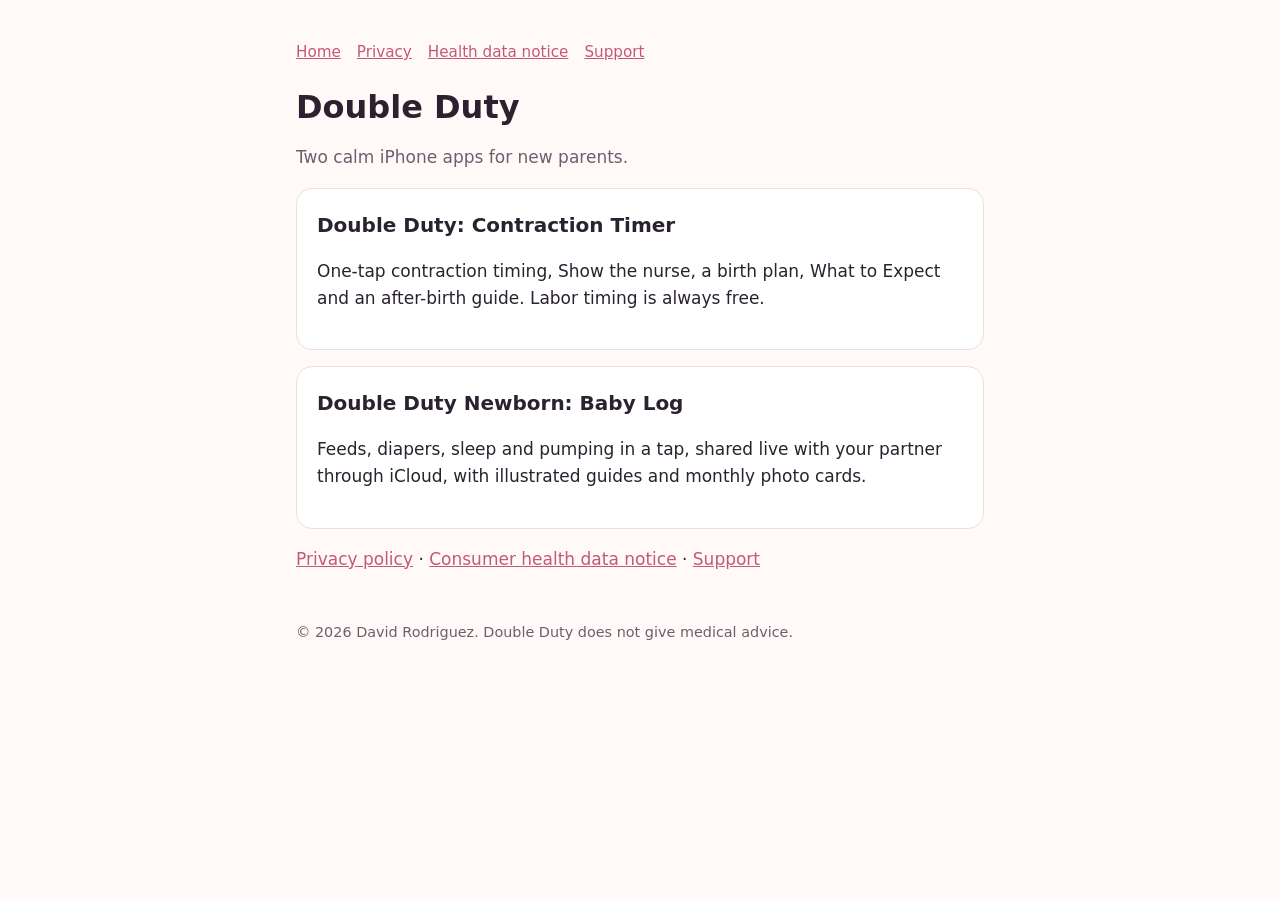
<file: index.html>
<!doctype html><html lang="en"><head><meta charset="utf-8"><meta name="viewport" content="width=device-width,initial-scale=1"><title>Double Duty</title><link rel="stylesheet" href="style.css"></head><body><main><nav><a href="./">Home</a><a href="privacy.html">Privacy</a><a href="health-data.html">Health data notice</a><a href="support.html">Support</a></nav>
<h1>Double Duty</h1>
<p class="muted">Two calm iPhone apps for new parents.</p>
<div class="card"><h2 style="margin-top:0">Double Duty: Contraction Timer</h2><p>One-tap contraction timing, Show the nurse, a birth plan, What to Expect and an after-birth guide. Labor timing is always free.</p></div>
<div class="card"><h2 style="margin-top:0">Double Duty Newborn: Baby Log</h2><p>Feeds, diapers, sleep and pumping in a tap, shared live with your partner through iCloud, with illustrated guides and monthly photo cards.</p></div>
<p><a href="privacy.html">Privacy policy</a> · <a href="health-data.html">Consumer health data notice</a> · <a href="support.html">Support</a></p>
<footer>© 2026 David Rodriguez. Double Duty does not give medical advice.</footer></main></body></html>
</file>
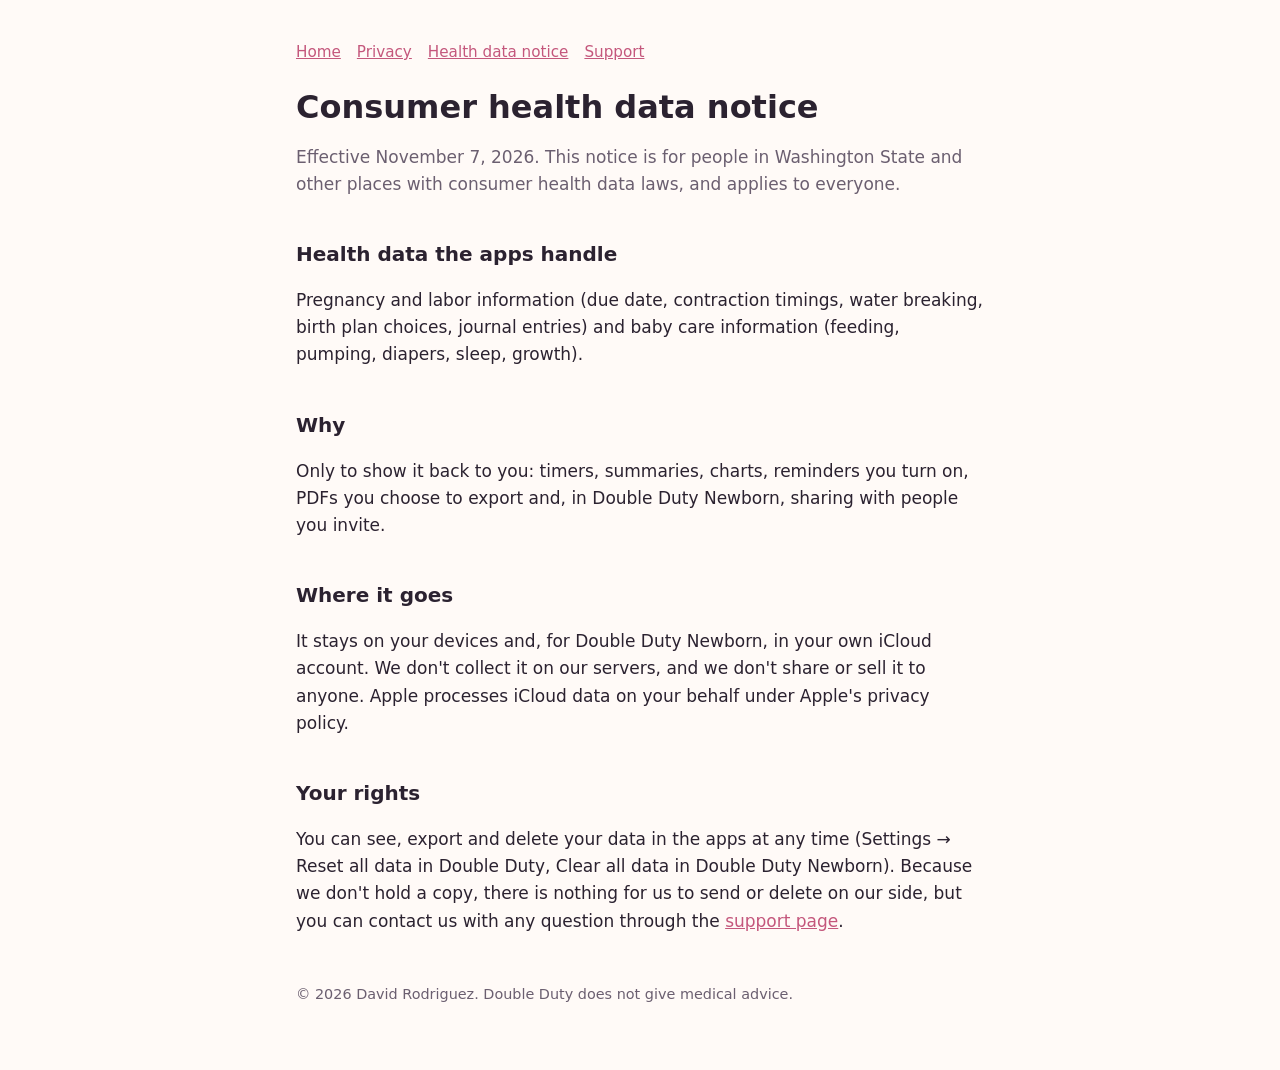
<file: health-data.html>
<!doctype html><html lang="en"><head><meta charset="utf-8"><meta name="viewport" content="width=device-width,initial-scale=1"><title>Consumer health data notice – Double Duty</title><link rel="stylesheet" href="style.css"></head><body><main><nav><a href="./">Home</a><a href="privacy.html">Privacy</a><a href="health-data.html">Health data notice</a><a href="support.html">Support</a></nav>
<h1>Consumer health data notice</h1>
<p class="muted">Effective November 7, 2026. This notice is for people in Washington State and other places with consumer health data laws, and applies to everyone.</p>
<h2>Health data the apps handle</h2>
<p>Pregnancy and labor information (due date, contraction timings, water breaking, birth plan choices, journal entries) and baby care information (feeding, pumping, diapers, sleep, growth).</p>
<h2>Why</h2>
<p>Only to show it back to you: timers, summaries, charts, reminders you turn on, PDFs you choose to export and, in Double Duty Newborn, sharing with people you invite.</p>
<h2>Where it goes</h2>
<p>It stays on your devices and, for Double Duty Newborn, in your own iCloud account. We don't collect it on our servers, and we don't share or sell it to anyone. Apple processes iCloud data on your behalf under Apple's privacy policy.</p>
<h2>Your rights</h2>
<p>You can see, export and delete your data in the apps at any time (Settings → Reset all data in Double Duty, Clear all data in Double Duty Newborn). Because we don't hold a copy, there is nothing for us to send or delete on our side, but you can contact us with any question through the <a href="support.html">support page</a>.</p>
<footer>© 2026 David Rodriguez. Double Duty does not give medical advice.</footer></main></body></html>
</file>
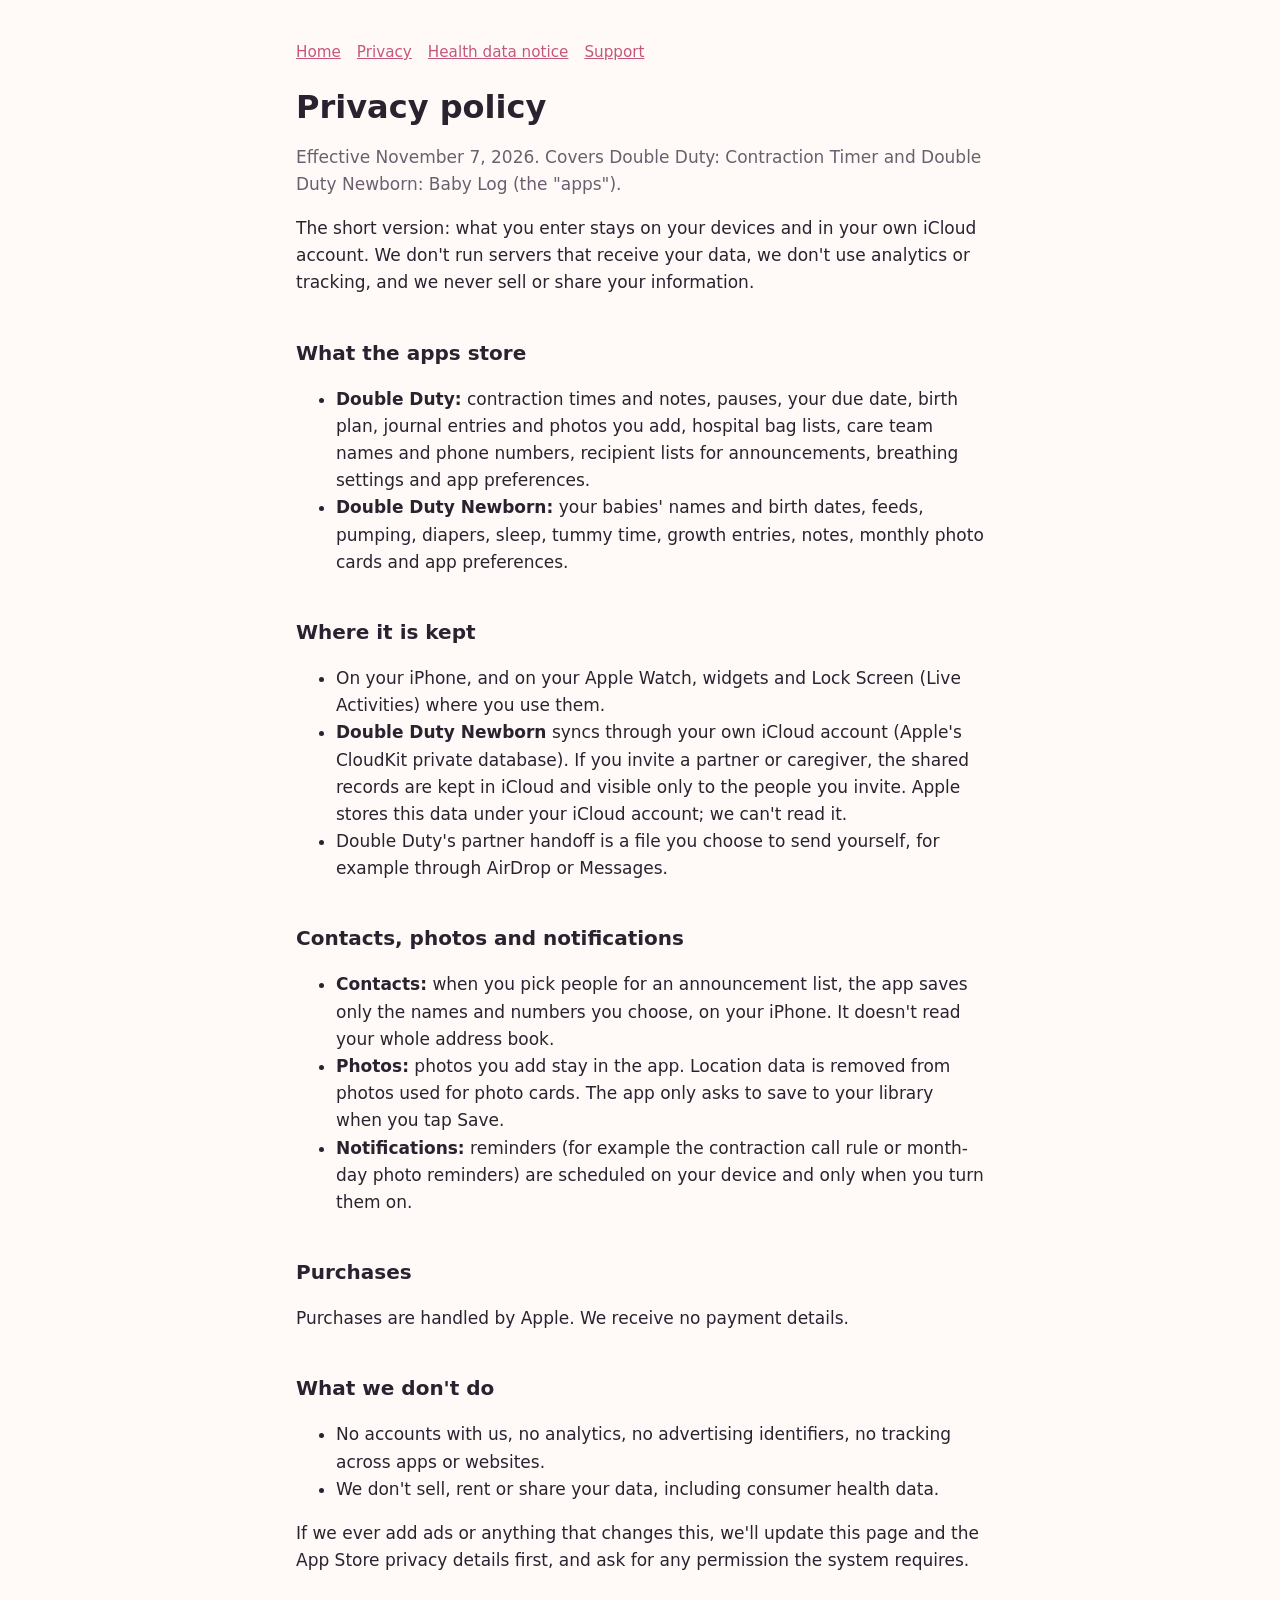
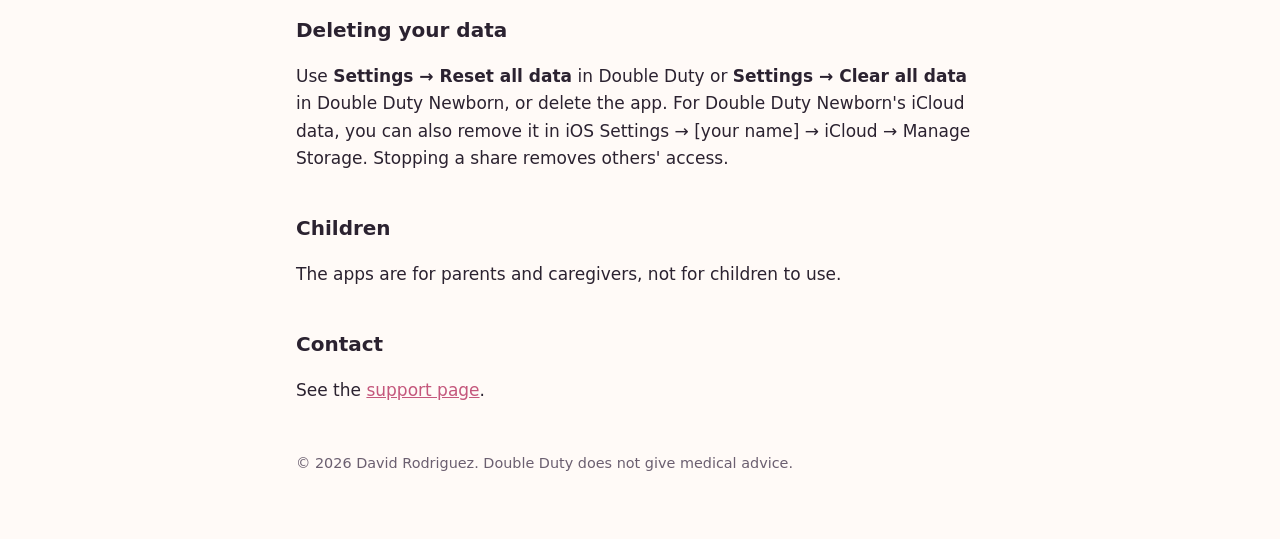
<file: privacy.html>
<!doctype html><html lang="en"><head><meta charset="utf-8"><meta name="viewport" content="width=device-width,initial-scale=1"><title>Privacy policy – Double Duty</title><link rel="stylesheet" href="style.css"></head><body><main><nav><a href="./">Home</a><a href="privacy.html">Privacy</a><a href="health-data.html">Health data notice</a><a href="support.html">Support</a></nav>
<h1>Privacy policy</h1>
<p class="muted">Effective November 7, 2026. Covers Double Duty: Contraction Timer and Double Duty Newborn: Baby Log (the "apps").</p>
<p>The short version: what you enter stays on your devices and in your own iCloud account. We don't run servers that receive your data, we don't use analytics or tracking, and we never sell or share your information.</p>
<h2>What the apps store</h2>
<ul>
<li><b>Double Duty:</b> contraction times and notes, pauses, your due date, birth plan, journal entries and photos you add, hospital bag lists, care team names and phone numbers, recipient lists for announcements, breathing settings and app preferences.</li>
<li><b>Double Duty Newborn:</b> your babies' names and birth dates, feeds, pumping, diapers, sleep, tummy time, growth entries, notes, monthly photo cards and app preferences.</li>
</ul>
<h2>Where it is kept</h2>
<ul>
<li>On your iPhone, and on your Apple Watch, widgets and Lock Screen (Live Activities) where you use them.</li>
<li><b>Double Duty Newborn</b> syncs through your own iCloud account (Apple's CloudKit private database). If you invite a partner or caregiver, the shared records are kept in iCloud and visible only to the people you invite. Apple stores this data under your iCloud account; we can't read it.</li>
<li>Double Duty's partner handoff is a file you choose to send yourself, for example through AirDrop or Messages.</li>
</ul>
<h2>Contacts, photos and notifications</h2>
<ul>
<li><b>Contacts:</b> when you pick people for an announcement list, the app saves only the names and numbers you choose, on your iPhone. It doesn't read your whole address book.</li>
<li><b>Photos:</b> photos you add stay in the app. Location data is removed from photos used for photo cards. The app only asks to save to your library when you tap Save.</li>
<li><b>Notifications:</b> reminders (for example the contraction call rule or month-day photo reminders) are scheduled on your device and only when you turn them on.</li>
</ul>
<h2>Purchases</h2>
<p>Purchases are handled by Apple. We receive no payment details.</p>
<h2>What we don't do</h2>
<ul><li>No accounts with us, no analytics, no advertising identifiers, no tracking across apps or websites.</li><li>We don't sell, rent or share your data, including consumer health data.</li></ul>
<p>If we ever add ads or anything that changes this, we'll update this page and the App Store privacy details first, and ask for any permission the system requires.</p>
<h2>Deleting your data</h2>
<p>Use <b>Settings → Reset all data</b> in Double Duty or <b>Settings → Clear all data</b> in Double Duty Newborn, or delete the app. For Double Duty Newborn's iCloud data, you can also remove it in iOS Settings → [your name] → iCloud → Manage Storage. Stopping a share removes others' access.</p>
<h2>Children</h2>
<p>The apps are for parents and caregivers, not for children to use.</p>
<h2>Contact</h2>
<p>See the <a href="support.html">support page</a>.</p>
<footer>© 2026 David Rodriguez. Double Duty does not give medical advice.</footer></main></body></html>
</file>
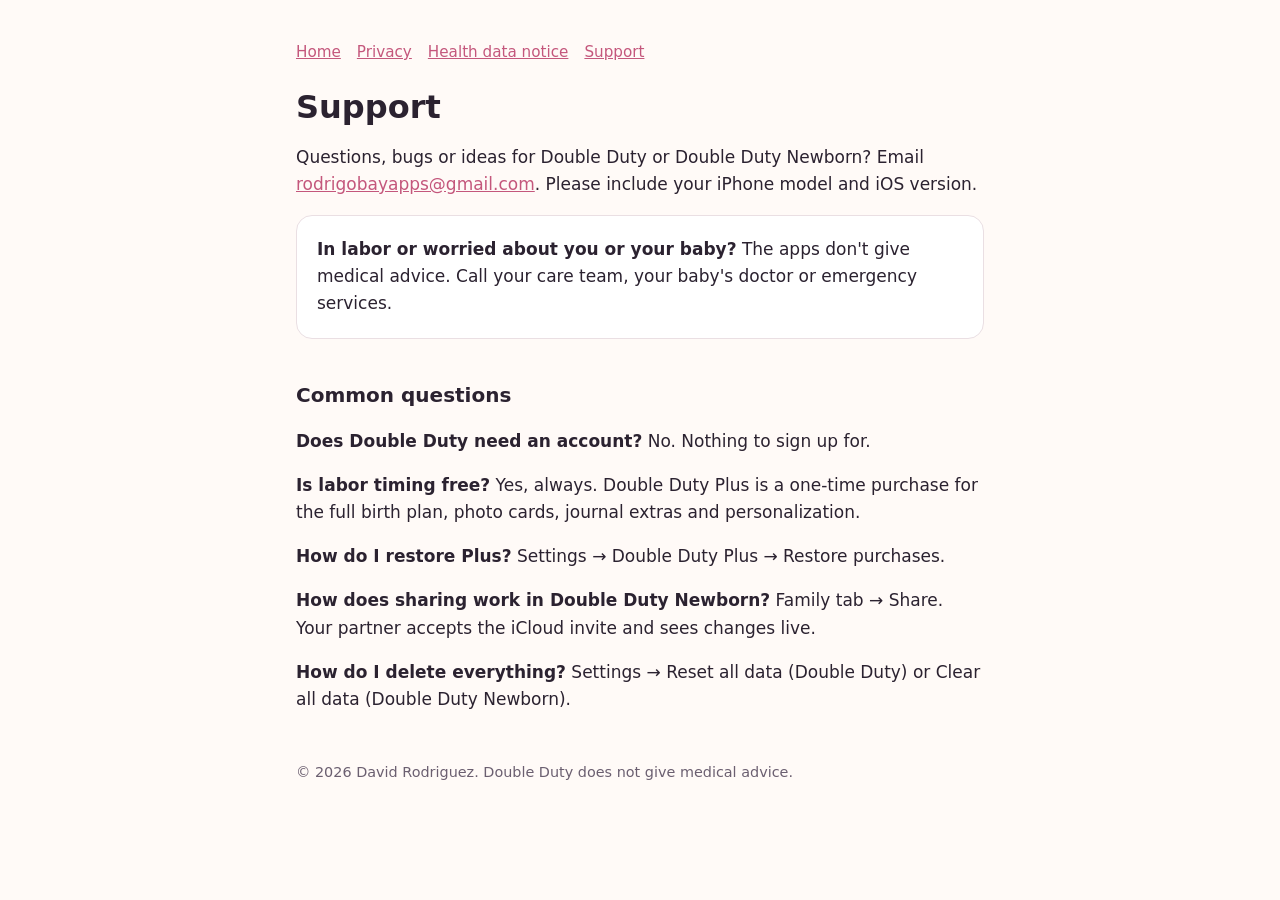
<file: support.html>
<!doctype html><html lang="en"><head><meta charset="utf-8"><meta name="viewport" content="width=device-width,initial-scale=1"><title>Support – Double Duty</title><link rel="stylesheet" href="style.css"></head><body><main><nav><a href="./">Home</a><a href="privacy.html">Privacy</a><a href="health-data.html">Health data notice</a><a href="support.html">Support</a></nav>
<h1>Support</h1>
<p>Questions, bugs or ideas for Double Duty or Double Duty Newborn? Email <a href="mailto:rodrigobayapps@gmail.com">rodrigobayapps@gmail.com</a>. Please include your iPhone model and iOS version.</p>
<div class="card"><b>In labor or worried about you or your baby?</b> The apps don't give medical advice. Call your care team, your baby's doctor or emergency services.</div>
<h2>Common questions</h2>
<p><b>Does Double Duty need an account?</b> No. Nothing to sign up for.</p>
<p><b>Is labor timing free?</b> Yes, always. Double Duty Plus is a one-time purchase for the full birth plan, photo cards, journal extras and personalization.</p>
<p><b>How do I restore Plus?</b> Settings → Double Duty Plus → Restore purchases.</p>
<p><b>How does sharing work in Double Duty Newborn?</b> Family tab → Share. Your partner accepts the iCloud invite and sees changes live.</p>
<p><b>How do I delete everything?</b> Settings → Reset all data (Double Duty) or Clear all data (Double Duty Newborn).</p>
<footer>© 2026 David Rodriguez. Double Duty does not give medical advice.</footer></main></body></html>
</file>
<file: style.css>
:root{--bg:#fffaf7;--ink:#2b2230;--muted:#6b5f70;--accent:#c4577c;--card:#fff;--line:#eadfe3}
@media (prefers-color-scheme:dark){:root{--bg:#1c171f;--ink:#f3edf5;--muted:#b9adbd;--accent:#f08bb0;--card:#262029;--line:#3a3140}}
*{box-sizing:border-box}body{margin:0;background:var(--bg);color:var(--ink);font:17px/1.6 -apple-system,BlinkMacSystemFont,"SF Pro Text",system-ui,sans-serif}
main{max-width:720px;margin:0 auto;padding:40px 16px 64px}h1{font-size:2rem;line-height:1.2;margin:.2em 0}h2{margin-top:2em;font-size:1.25rem}
a{color:var(--accent)}nav{display:flex;gap:16px;flex-wrap:wrap;font-size:.95rem;margin-bottom:24px}.muted{color:var(--muted)}
.card{background:var(--card);border:1px solid var(--line);border-radius:16px;padding:20px;margin:16px 0}footer{margin-top:48px;font-size:.9rem;color:var(--muted)}
</file>
